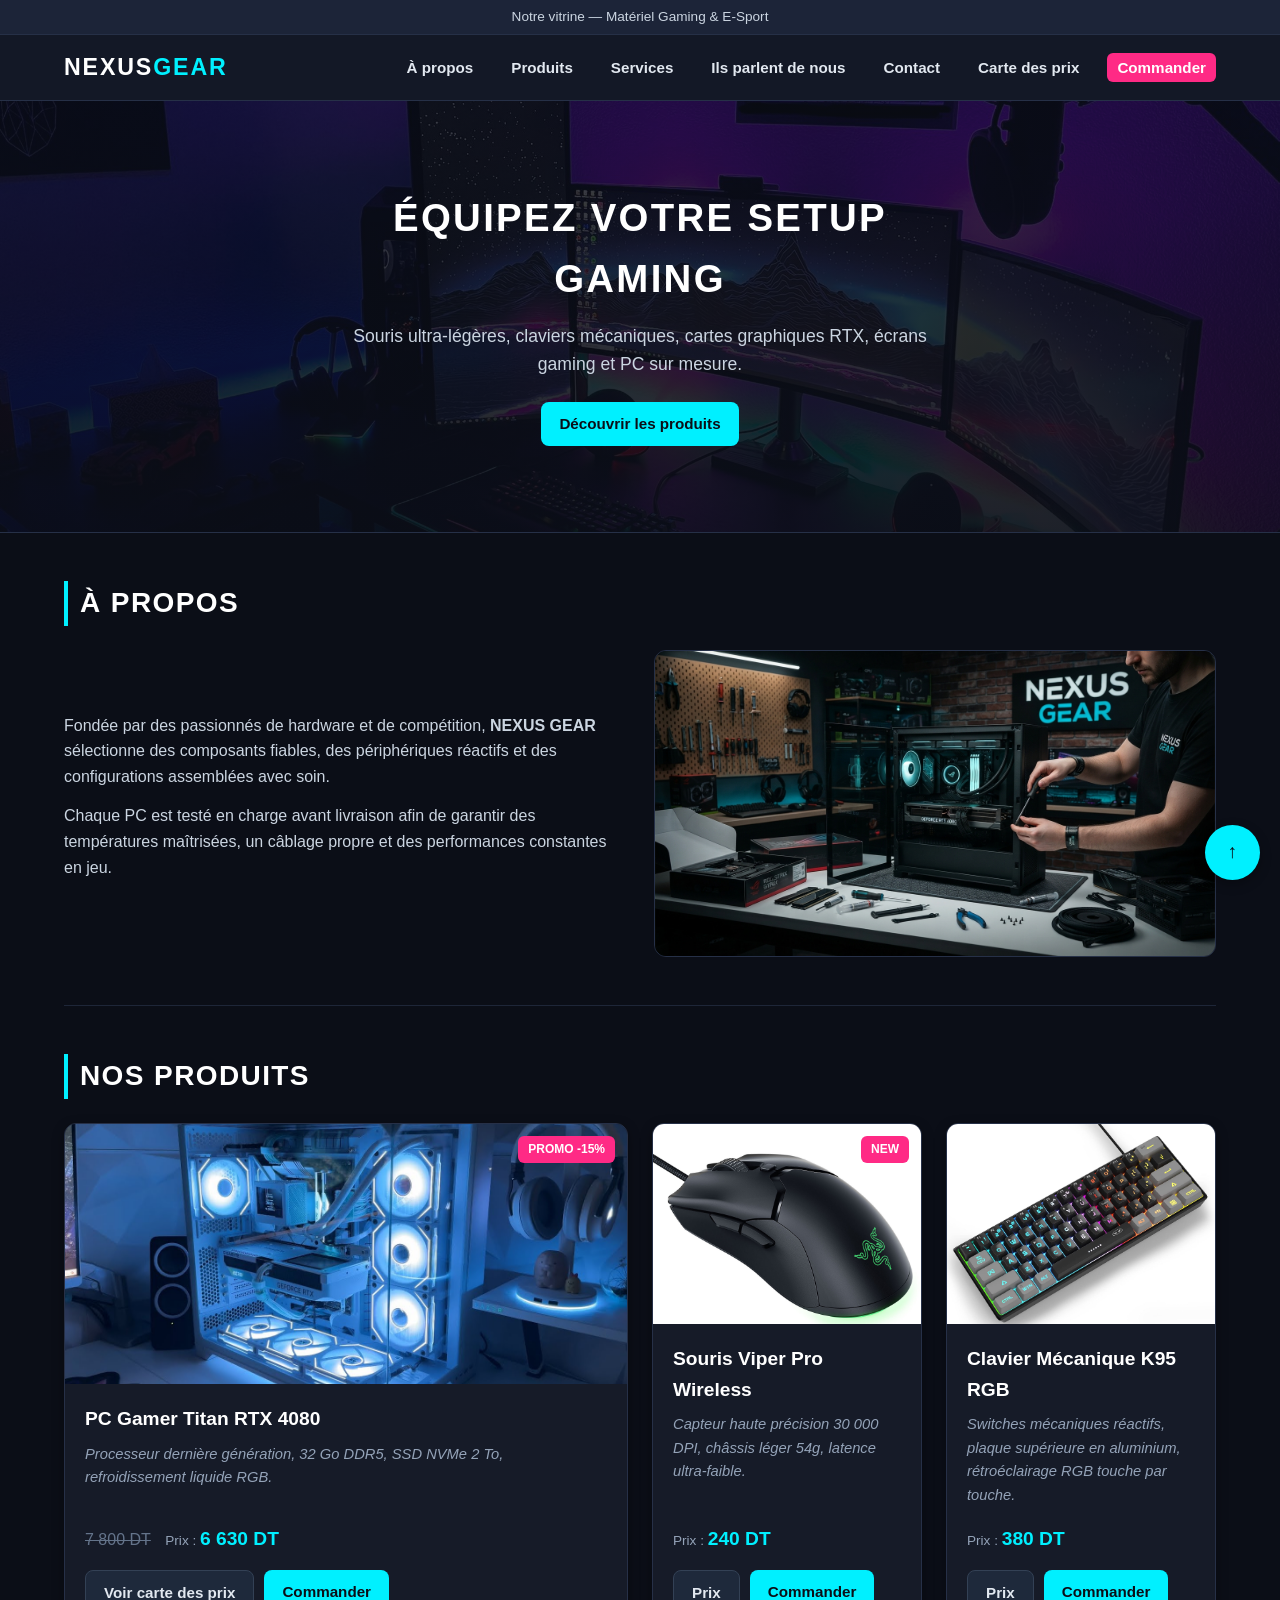
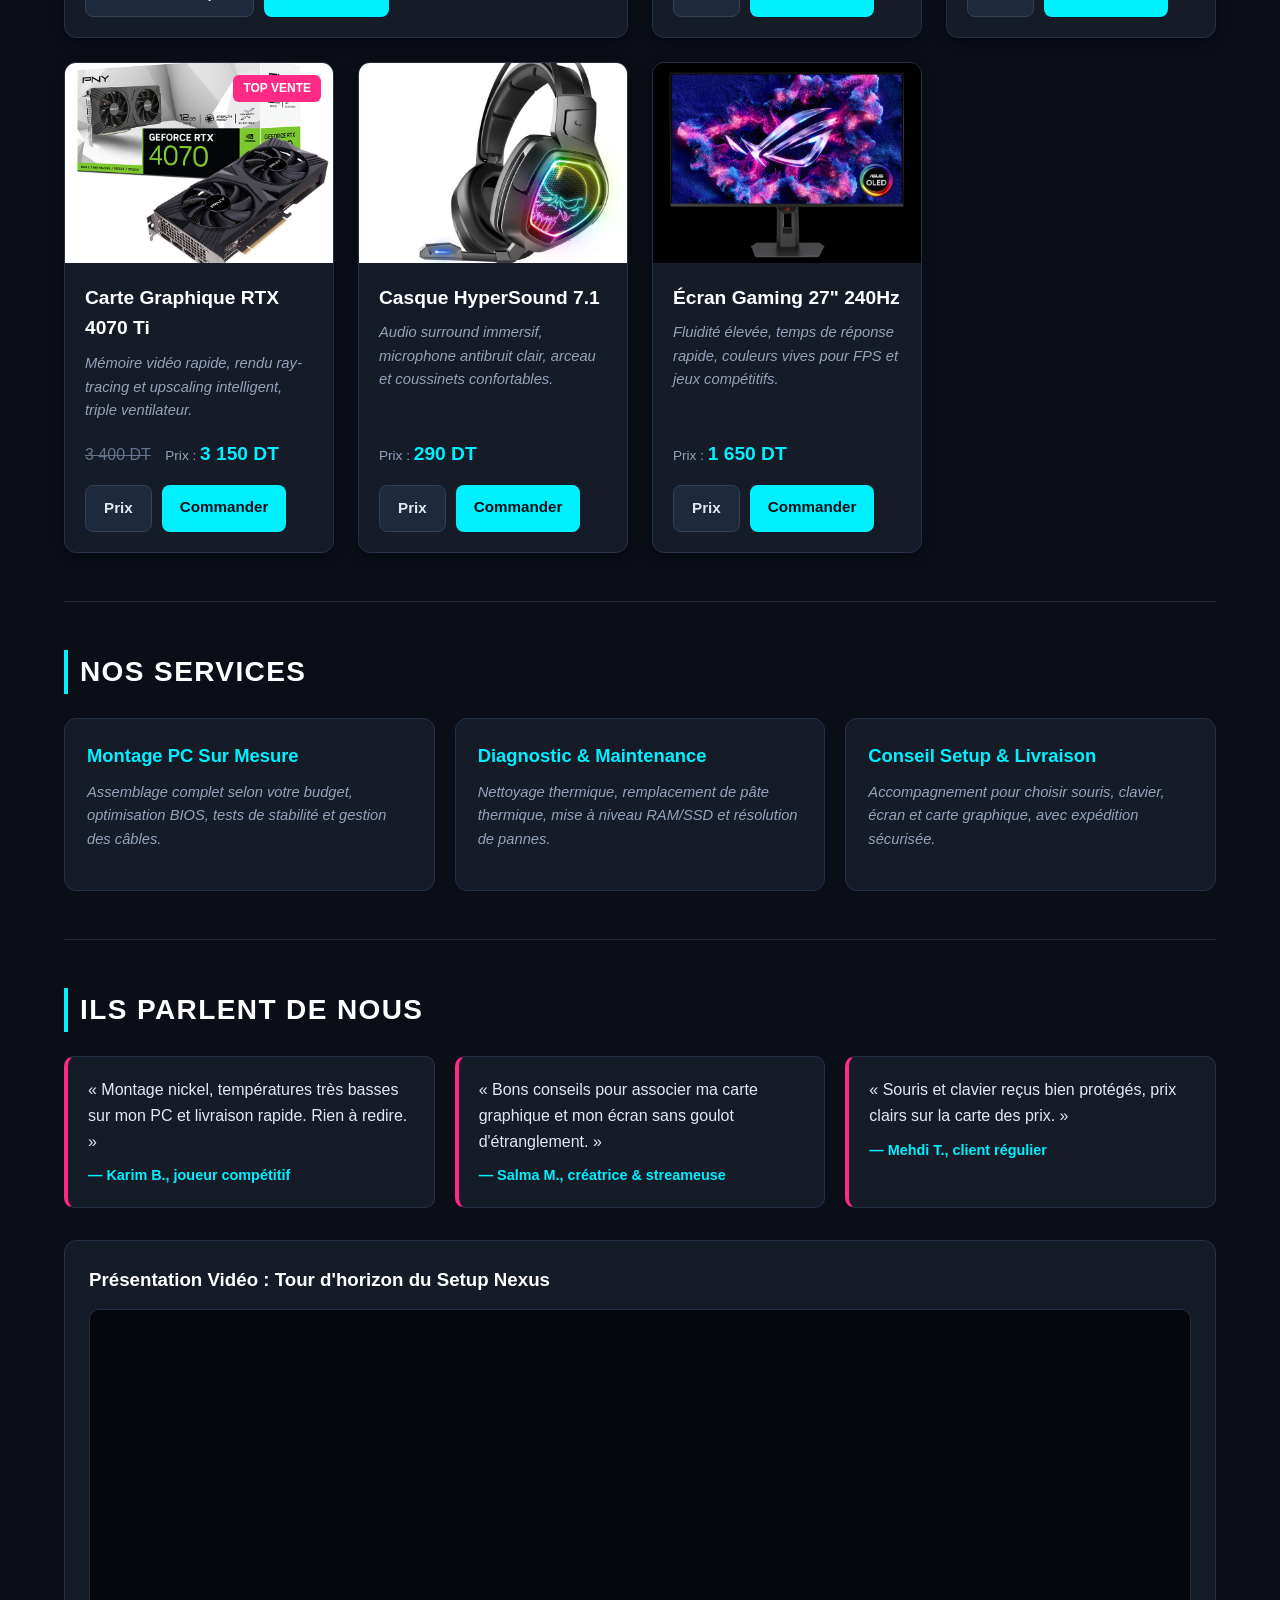
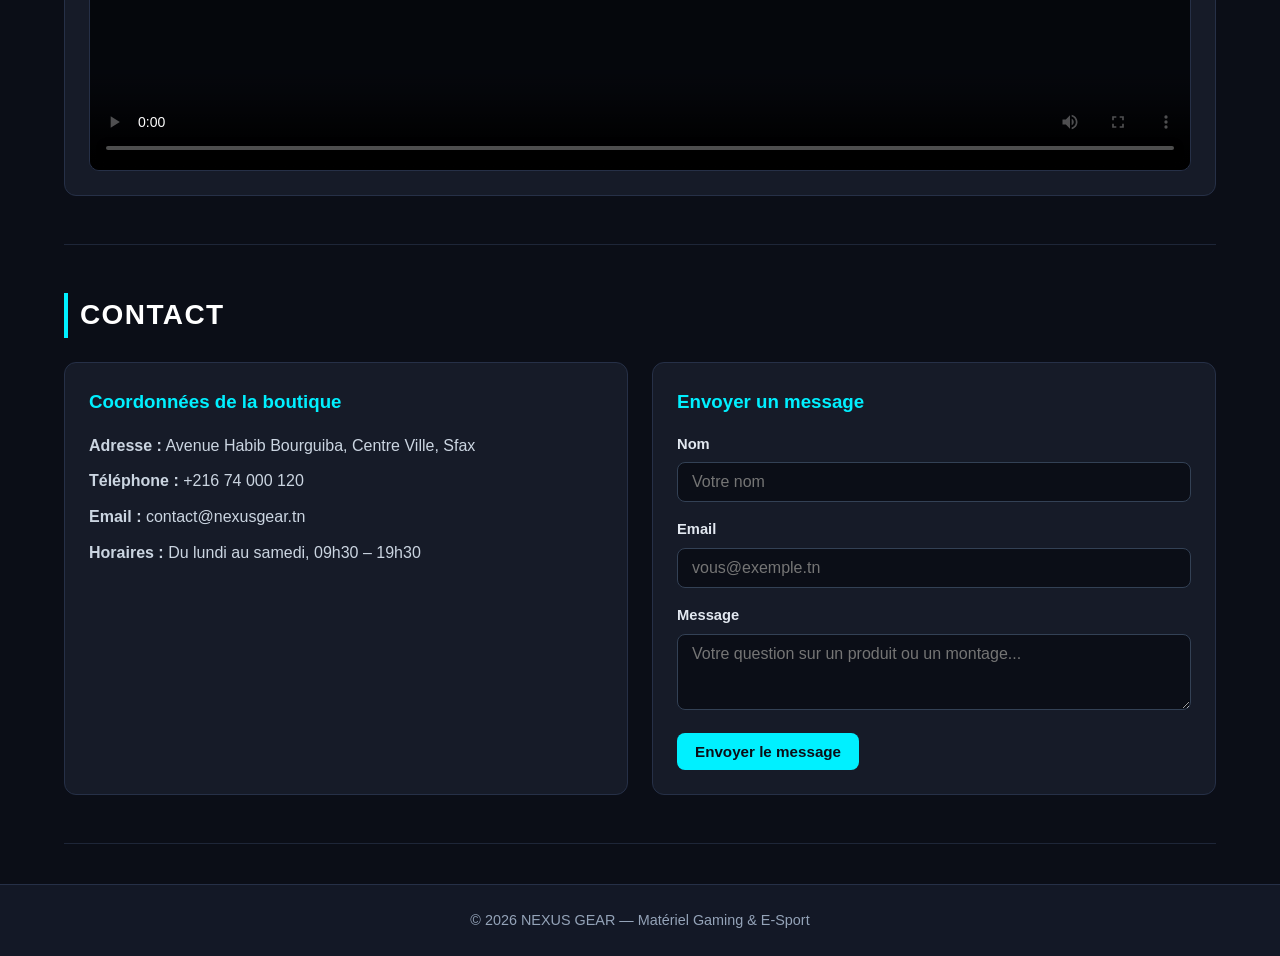
<file: index.html>
<!DOCTYPE html>
<html lang="fr">
<head>
  <meta charset="UTF-8">
  <meta name="viewport" content="width=device-width, initial-scale=1.0">
  <title>NEXUS GEAR | Boutique Gaming</title>
  <link rel="stylesheet" href="style.css">
</head>
<body>

  <header class="vitrine-top">
    <p>Notre vitrine — Matériel Gaming &amp; E-Sport</p>
  </header>

  <nav class="menu">
    <a href="index.html" class="logo">NEXUS<span>GEAR</span></a>
    <ul class="liens">
      <li><a href="#a-propos">À propos</a></li>
      <li><a href="#produits">Produits</a></li>
      <li><a href="#services">Services</a></li>
      <li><a href="#ils-parlent-de-nous">Ils parlent de nous</a></li>
      <li><a href="#contact">Contact</a></li>
      <li><a href="carte.html">Carte des prix</a></li>
      <li><a href="command.html" class="btn-nav">Commander</a></li>
    </ul>
  </nav>

  <section class="hero">
    <div class="hero-contenu">
      <h1>Équipez votre Setup Gaming</h1>
      <p>Souris ultra-légères, claviers mécaniques, cartes graphiques RTX, écrans gaming et PC sur mesure.</p>
      <a href="#produits" class="btn">Découvrir les produits</a>
    </div>
  </section>

  <!-- Section 1 : À propos -->
  <section id="a-propos" class="conteneur section-bloc">
    <h2 class="titre-section">À propos</h2>
    <div class="grille-apropos">
      <div class="apropos-texte">
        <p>Fondée par des passionnés de hardware et de compétition, <strong>NEXUS GEAR</strong> sélectionne des composants fiables, des périphériques réactifs et des configurations assemblées avec soin.</p>
        <p>Chaque PC est testé en charge avant livraison afin de garantir des températures maîtrisées, un câblage propre et des performances constantes en jeu.</p>
      </div>
      <div class="apropos-image">
        <img src="images/a-propos-atelier.jpg" alt="Atelier montage PC Gamer" loading="lazy">
      </div>
    </div>
  </section>

  <!-- Section 2 : Produits -->
  <main id="produits" class="conteneur section-bloc">
    <h2 class="titre-section">Nos Produits</h2>

    <div class="galerie">
      <article class="carte vedette">
        <span class="badge">PROMO -15%</span>
        <img src="images/pc-titan-rtx.jpg" alt="PC Gamer Titan RTX 4080" loading="lazy">
        <div class="carte-corps">
          <h3>PC Gamer Titan RTX 4080</h3>
          <p class="desc">Processeur dernière génération, 32 Go DDR5, SSD NVMe 2 To, refroidissement liquide RGB.</p>
          <div class="prix-bloc">
            <span class="ancien-prix">7 800 DT</span>
            <span class="prix">6 630 DT</span>
          </div>
          <div class="carte-actions">
            <a href="carte.html" class="btn btn-secondaire">Voir carte des prix</a>
            <a href="command.html" class="btn">Commander</a>
          </div>
        </div>
      </article>

      <article class="carte">
        <span class="badge">NEW</span>
        <img src="images/souris-viper.jpg" alt="Souris Viper Pro Wireless" loading="lazy">
        <div class="carte-corps">
          <h3>Souris Viper Pro Wireless</h3>
          <p class="desc">Capteur haute précision 30 000 DPI, châssis léger 54g, latence ultra-faible.</p>
          <div class="prix-bloc">
            <span class="prix">240 DT</span>
          </div>
          <div class="carte-actions">
            <a href="carte.html" class="btn btn-secondaire">Prix</a>
            <a href="command.html" class="btn">Commander</a>
          </div>
        </div>
      </article>

      <article class="carte">
        <img src="images/clavier-k95.jpg" alt="Clavier Mécanique K95 RGB" loading="lazy">
        <div class="carte-corps">
          <h3>Clavier Mécanique K95 RGB</h3>
          <p class="desc">Switches mécaniques réactifs, plaque supérieure en aluminium, rétroéclairage RGB touche par touche.</p>
          <div class="prix-bloc">
            <span class="prix">380 DT</span>
          </div>
          <div class="carte-actions">
            <a href="carte.html" class="btn btn-secondaire">Prix</a>
            <a href="command.html" class="btn">Commander</a>
          </div>
        </div>
      </article>

      <article class="carte">
        <span class="badge">TOP VENTE</span>
        <img src="images/gpu-rtx4070.jpg" alt="Carte Graphique RTX 4070 Ti" loading="lazy">
        <div class="carte-corps">
          <h3>Carte Graphique RTX 4070 Ti</h3>
          <p class="desc">Mémoire vidéo rapide, rendu ray-tracing et upscaling intelligent, triple ventilateur.</p>
          <div class="prix-bloc">
            <span class="ancien-prix">3 400 DT</span>
            <span class="prix">3 150 DT</span>
          </div>
          <div class="carte-actions">
            <a href="carte.html" class="btn btn-secondaire">Prix</a>
            <a href="command.html" class="btn">Commander</a>
          </div>
        </div>
      </article>

      <article class="carte">
        <img src="images/casque-71.jpg" alt="Casque Gaming HyperSound 7.1" loading="lazy">
        <div class="carte-corps">
          <h3>Casque HyperSound 7.1</h3>
          <p class="desc">Audio surround immersif, microphone antibruit clair, arceau et coussinets confortables.</p>
          <div class="prix-bloc">
            <span class="prix">290 DT</span>
          </div>
          <div class="carte-actions">
            <a href="carte.html" class="btn btn-secondaire">Prix</a>
            <a href="command.html" class="btn">Commander</a>
          </div>
        </div>
      </article>

      <article class="carte">
        <img src="images/ecran-oled.jpg" alt="Écran Gaming 240Hz" loading="lazy">
        <div class="carte-corps">
          <h3>Écran Gaming 27" 240Hz</h3>
          <p class="desc">Fluidité élevée, temps de réponse rapide, couleurs vives pour FPS et jeux compétitifs.</p>
          <div class="prix-bloc">
            <span class="prix">1 650 DT</span>
          </div>
          <div class="carte-actions">
            <a href="carte.html" class="btn btn-secondaire">Prix</a>
            <a href="command.html" class="btn">Commander</a>
          </div>
        </div>
      </article>
    </div>
  </main>

  <!-- Section 3 : Services -->
  <section id="services" class="conteneur section-bloc">
    <h2 class="titre-section">Nos Services</h2>
    <div class="grille-services">
      <article class="carte-service">
        <h3>Montage PC Sur Mesure</h3>
        <p class="desc">Assemblage complet selon votre budget, optimisation BIOS, tests de stabilité et gestion des câbles.</p>
      </article>
      <article class="carte-service">
        <h3>Diagnostic &amp; Maintenance</h3>
        <p class="desc">Nettoyage thermique, remplacement de pâte thermique, mise à niveau RAM/SSD et résolution de pannes.</p>
      </article>
      <article class="carte-service">
        <h3>Conseil Setup &amp; Livraison</h3>
        <p class="desc">Accompagnement pour choisir souris, clavier, écran et carte graphique, avec expédition sécurisée.</p>
      </article>
    </div>
  </section>

  <!-- Section 4 : Ils parlent de nous + Vidéo -->
  <section id="ils-parlent-de-nous" class="conteneur section-bloc">
    <h2 class="titre-section">Ils parlent de nous</h2>

    <div class="grille-temoignages">
      <article class="temoignage">
        <p class="citation">« Montage nickel, températures très basses sur mon PC et livraison rapide. Rien à redire. »</p>
        <p class="auteur">— Karim B., joueur compétitif</p>
      </article>
      <article class="temoignage">
        <p class="citation">« Bons conseils pour associer ma carte graphique et mon écran sans goulot d'étranglement. »</p>
        <p class="auteur">— Salma M., créatrice &amp; streameuse</p>
      </article>
      <article class="temoignage">
        <p class="citation">« Souris et clavier reçus bien protégés, prix clairs sur la carte des prix. »</p>
        <p class="auteur">— Mehdi T., client régulier</p>
      </article>
    </div>

    <div class="bloc-video">
      <h3>Présentation Vidéo : Tour d'horizon du Setup Nexus</h3>
      <div class="cadre-video">
        <video controls poster="videos/video-poster.mp4">
          <source src="videos/video-poster.mp4" type="video/mp4">
          Votre navigateur ne supporte pas la lecture vidéo HTML5.
        </video>
      </div>
    </div>
  </section>

  <!-- Section 5 : Contact -->
  <section id="contact" class="conteneur section-bloc">
    <h2 class="titre-section">Contact</h2>
    <div class="grille-contact">
      <div class="contact-infos">
        <h3>Coordonnées de la boutique</h3>
        <p><strong>Adresse :</strong> Avenue Habib Bourguiba, Centre Ville, Sfax</p>
        <p><strong>Téléphone :</strong> +216 74 000 120</p>
        <p><strong>Email :</strong> contact@nexusgear.tn</p>
        <p><strong>Horaires :</strong> Du lundi au samedi, 09h30 – 19h30</p>
      </div>

      <form class="formulaire-contact" action="#" method="post">
        <h3>Envoyer un message</h3>
        <div class="champ">
          <label for="contact-nom">Nom</label>
          <input type="text" id="contact-nom" name="contact-nom" placeholder="Votre nom" required>
        </div>
        <div class="champ">
          <label for="contact-email">Email</label>
          <input type="email" id="contact-email" name="contact-email" placeholder="vous@exemple.tn" required>
        </div>
        <div class="champ">
          <label for="contact-message">Message</label>
          <textarea id="contact-message" name="contact-message" rows="3" placeholder="Votre question sur un produit ou un montage..." required></textarea>
        </div>
        <button type="submit" class="btn">Envoyer le message</button>
      </form>
    </div>
  </section>

  <footer class="pied">
    <p>&copy; 2026 NEXUS GEAR — Matériel Gaming &amp; E-Sport</p>
  </footer>
  <!-- AJOUTEZ CE CODE ICI, AVANT </body> -->
  <a href="#" class="btn-back-to-top" title="Remonter en haut">
    &uarr; <span>Haut</span>
  </a>
  <script src="js/script.js"></script>

</body>
</html>

</body>
</html>
</file>
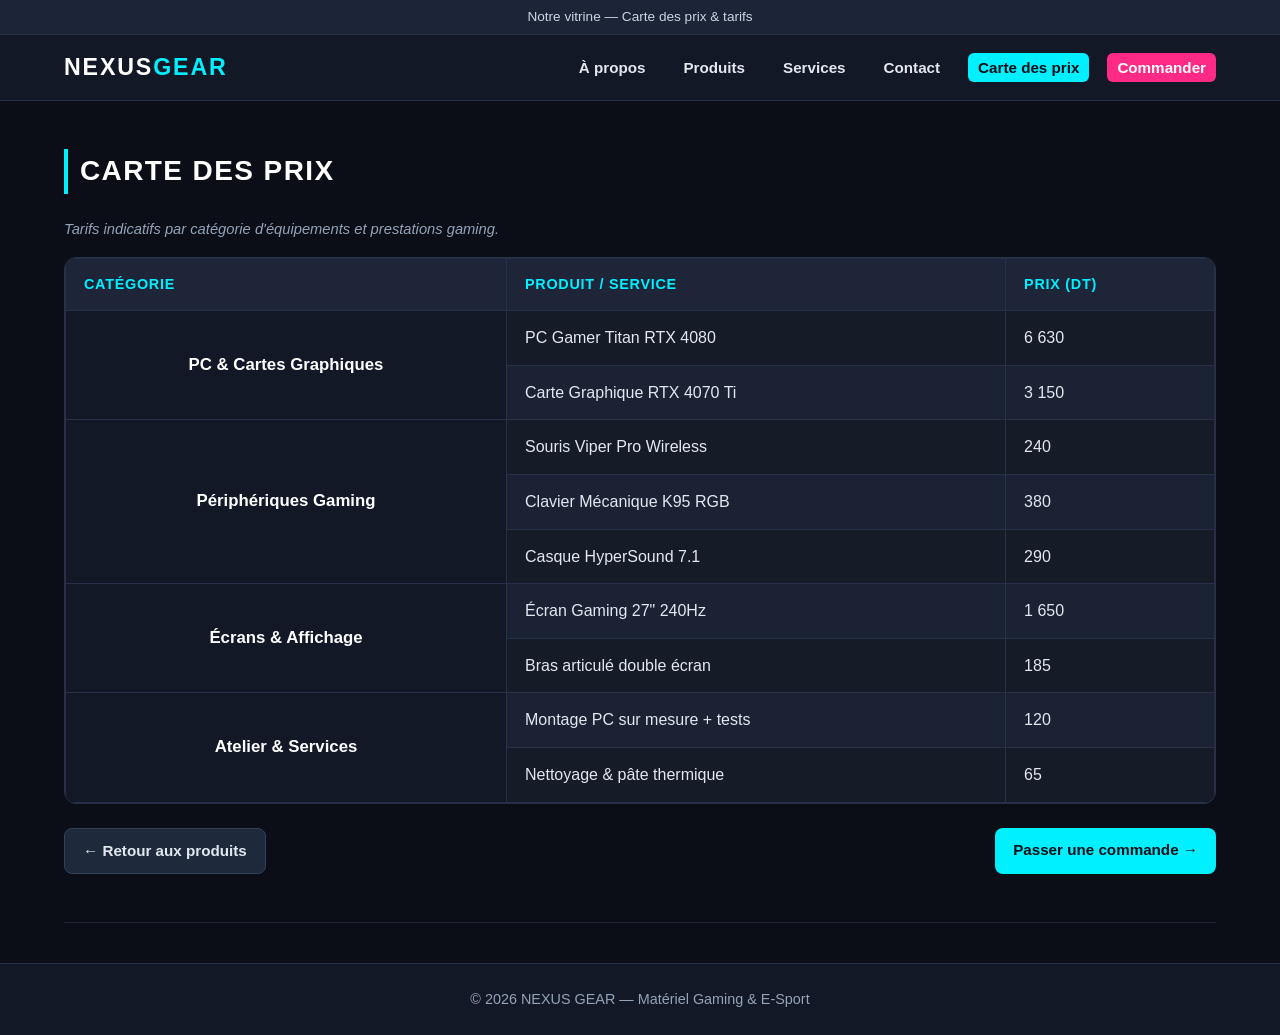
<file: carte.html>
<!DOCTYPE html>
<html lang="fr">
<head>
  <meta charset="UTF-8">
  <meta name="viewport" content="width=device-width, initial-scale=1.0">
  <title>NEXUS GEAR | Carte des Prix</title>
  <link rel="stylesheet" href="style.css">
</head>
<body>

  <header class="vitrine-top">
    <p>Notre vitrine — Carte des prix &amp; tarifs</p>
  </header>

  <nav class="menu">
    <a href="index.html" class="logo">NEXUS<span>GEAR</span></a>
    <ul class="liens">
      <li><a href="index.html#a-propos">À propos</a></li>
      <li><a href="index.html#produits">Produits</a></li>
      <li><a href="index.html#services">Services</a></li>
      <li><a href="index.html#contact">Contact</a></li>
      <li><a href="carte.html" class="actif">Carte des prix</a></li>
      <li><a href="command.html" class="btn-nav">Commander</a></li>
    </ul>
  </nav>

  <main class="conteneur section-bloc">
    <h1 class="titre-section">Carte des Prix</h1>
    <p class="desc sous-titre-page">Tarifs indicatifs par catégorie d'équipements et prestations gaming.</p>

    <div class="tableau-wrapper">
      <table class="table-carte">
        <thead>
          <tr>
            <th>Catégorie</th>
            <th>Produit / Service</th>
            <th>Prix (DT)</th>
          </tr>
        </thead>
        <tbody>
          <tr>
            <td rowspan="2" class="cell-categorie">PC &amp; Cartes Graphiques</td>
            <td>PC Gamer Titan RTX 4080</td>
            <td>6 630</td>
          </tr>
          <tr>
            <td>Carte Graphique RTX 4070 Ti</td>
            <td>3 150</td>
          </tr>

          <tr>
            <td rowspan="3" class="cell-categorie">Périphériques Gaming</td>
            <td>Souris Viper Pro Wireless</td>
            <td>240</td>
          </tr>
          <tr>
            <td>Clavier Mécanique K95 RGB</td>
            <td>380</td>
          </tr>
          <tr>
            <td>Casque HyperSound 7.1</td>
            <td>290</td>
          </tr>

          <tr>
            <td rowspan="2" class="cell-categorie">Écrans &amp; Affichage</td>
            <td>Écran Gaming 27" 240Hz</td>
            <td>1 650</td>
          </tr>
          <tr>
            <td>Bras articulé double écran</td>
            <td>185</td>
          </tr>

          <tr>
            <td rowspan="2" class="cell-categorie">Atelier &amp; Services</td>
            <td>Montage PC sur mesure + tests</td>
            <td>120</td>
          </tr>
          <tr>
            <td>Nettoyage &amp; pâte thermique</td>
            <td>65</td>
          </tr>
        </tbody>
      </table>
    </div>

    <div class="actions-page">
      <a href="index.html#produits" class="btn btn-secondaire">&larr; Retour aux produits</a>
      <a href="command.html" class="btn">Passer une commande &rarr;</a>
    </div>
  </main>

  <footer class="pied">
    <p>&copy; 2026 NEXUS GEAR — Matériel Gaming &amp; E-Sport</p>
  </footer>

</body>
</html>
</file>
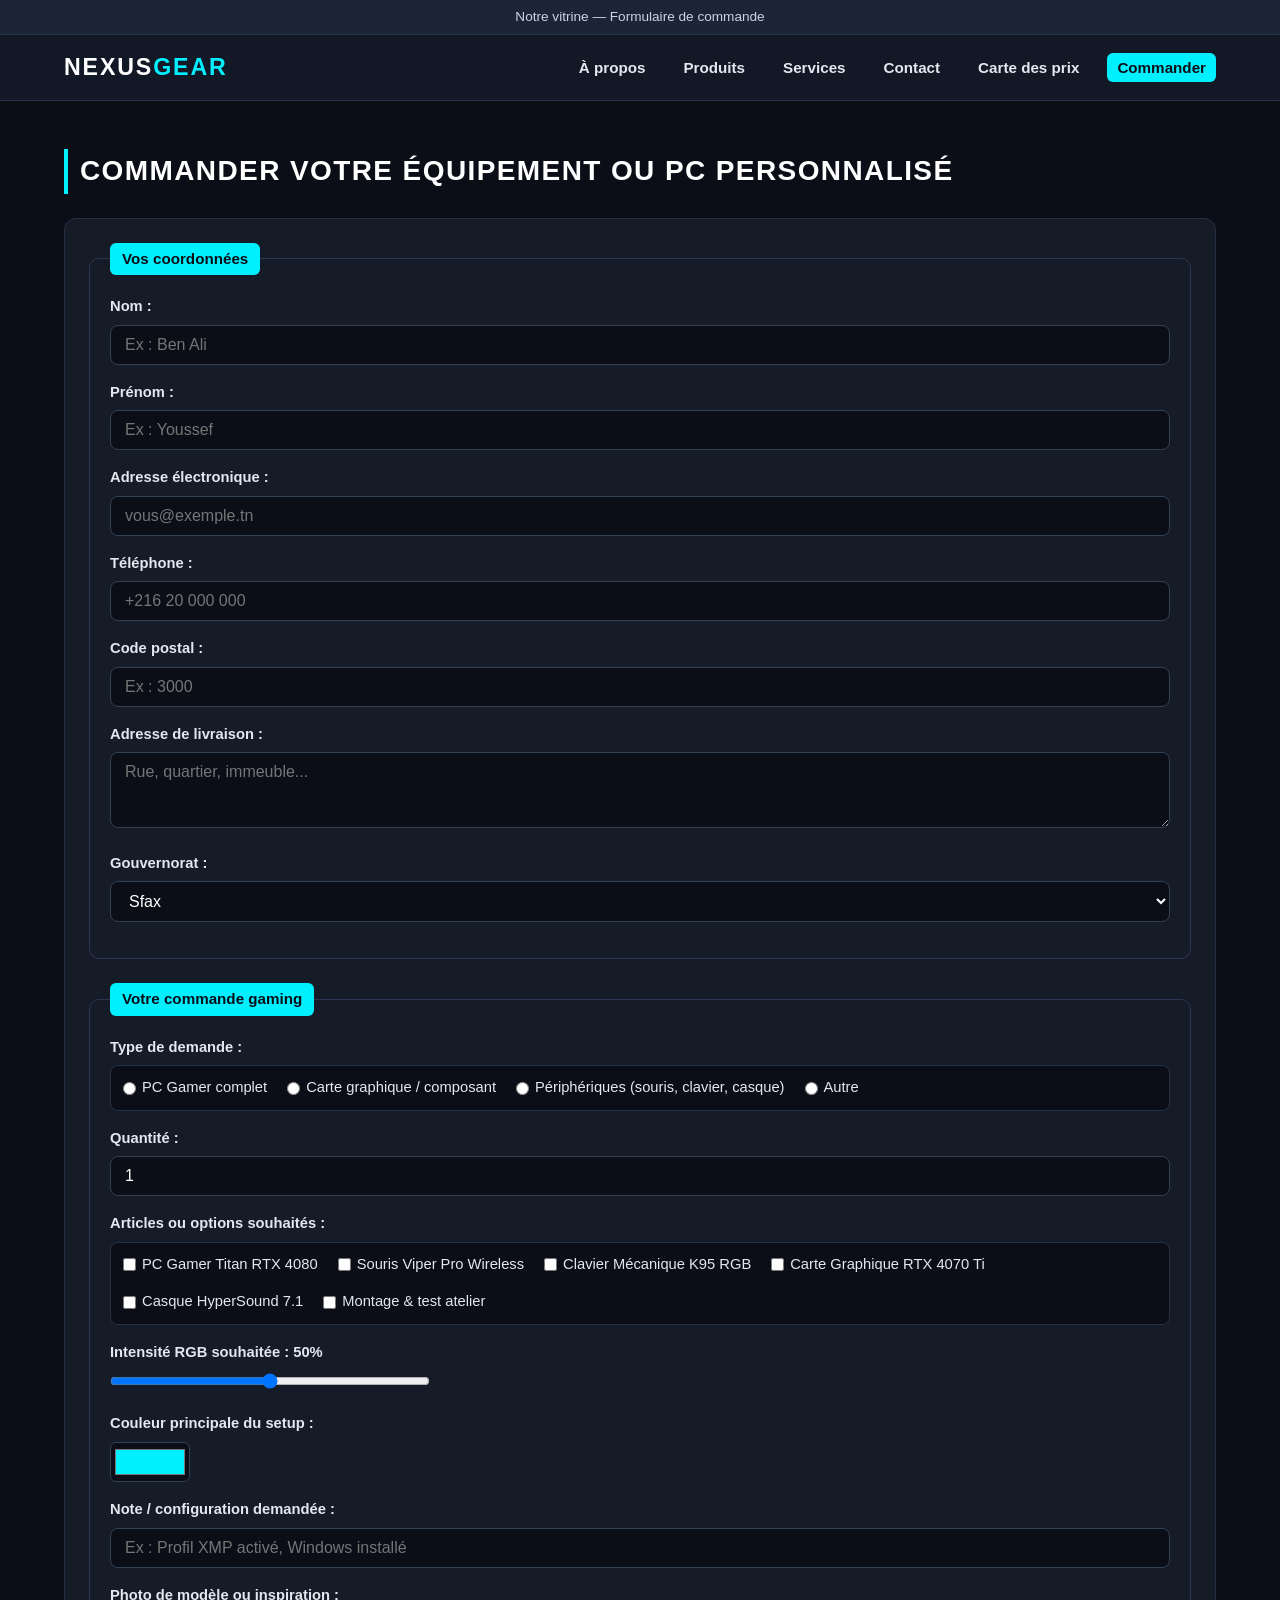
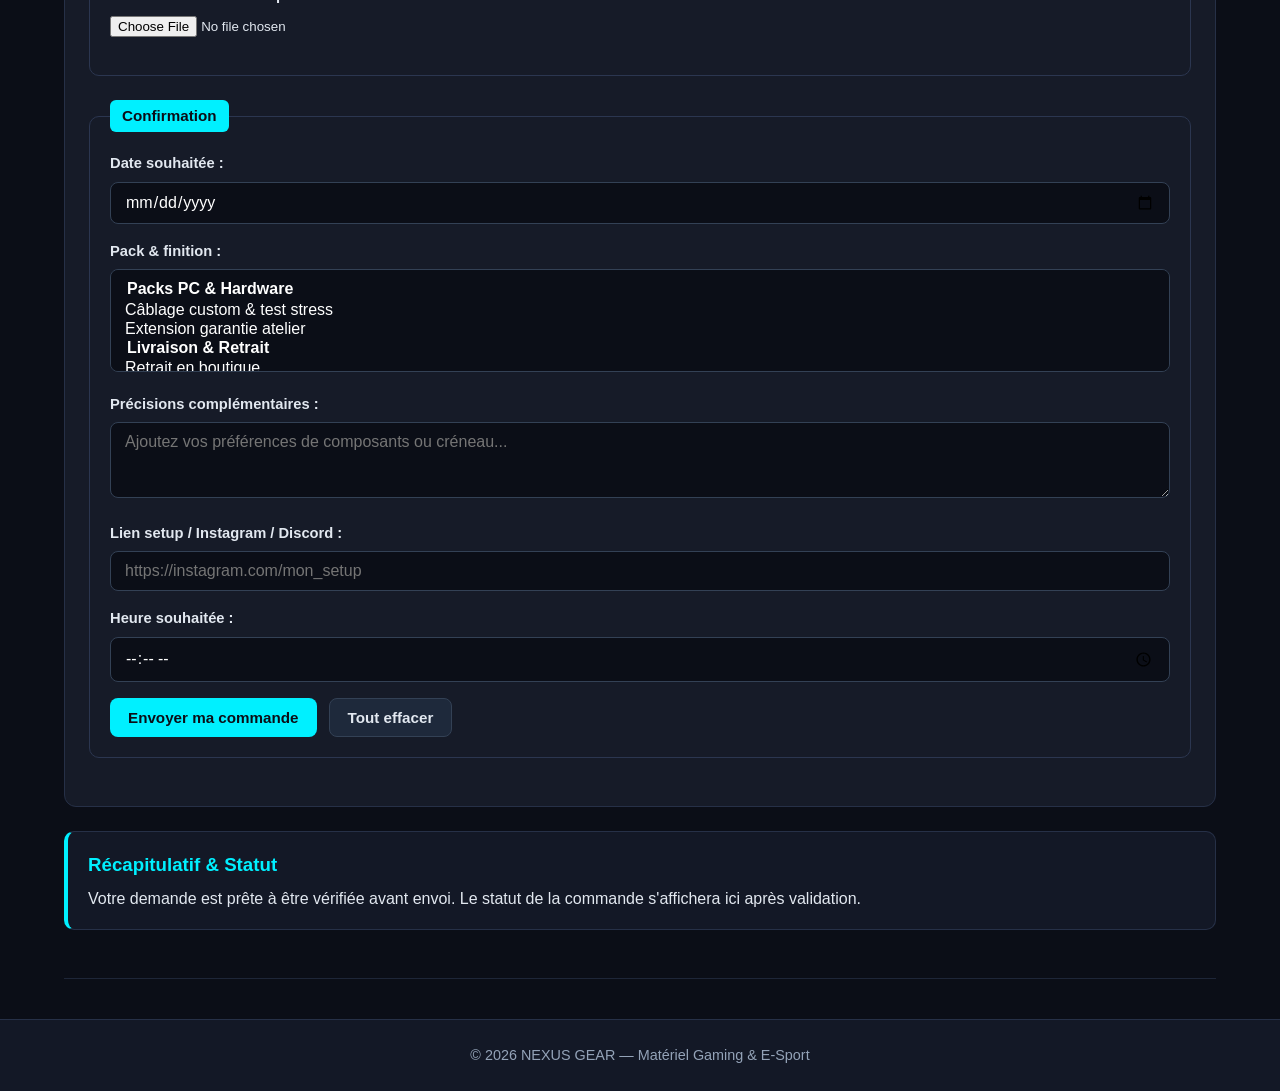
<file: command.html>
<!DOCTYPE html>
<html lang="fr">
<head>
  <meta charset="UTF-8">
  <meta name="viewport" content="width=device-width, initial-scale=1.0">
  <title>NEXUS GEAR | Commander</title>
  <link rel="stylesheet" href="style.css">
</head>
<body>

  <header class="vitrine-top">
    <p>Notre vitrine — Formulaire de commande</p>
  </header>

  <nav class="menu">
    <a href="index.html" class="logo">NEXUS<span>GEAR</span></a>
    <ul class="liens">
      <li><a href="index.html#a-propos">À propos</a></li>
      <li><a href="index.html#produits">Produits</a></li>
      <li><a href="index.html#services">Services</a></li>
      <li><a href="index.html#contact">Contact</a></li>
      <li><a href="carte.html">Carte des prix</a></li>
      <li><a href="command.html" class="actif">Commander</a></li>
    </ul>
  </nav>

  <main class="conteneur section-bloc">
    <h1 class="titre-section">Commander votre équipement ou PC personnalisé</h1>

    <form class="formulaire-detaille" action="#" method="post">
      <fieldset class="groupe-champs">
        <legend>Vos coordonnées</legend>

        <div class="champ">
          <label for="nom">Nom :</label>
          <input type="text" id="nom" name="nom" placeholder="Ex : Ben Ali" required>
        </div>

        <div class="champ">
          <label for="prenom">Prénom :</label>
          <input type="text" id="prenom" name="prenom" placeholder="Ex : Youssef" required>
        </div>

        <div class="champ">
          <label for="email">Adresse électronique :</label>
          <input type="email" id="email" name="email" placeholder="vous@exemple.tn" required>
        </div>

        <div class="champ">
          <label for="telephone">Téléphone :</label>
          <input type="tel" id="telephone" name="telephone" placeholder="+216 20 000 000" required>
        </div>

        <div class="champ">
          <label for="code-postal">Code postal :</label>
          <input type="text" id="code-postal" name="code-postal" placeholder="Ex : 3000">
        </div>

        <div class="champ">
          <label for="adresse">Adresse de livraison :</label>
          <textarea id="adresse" name="adresse" rows="3" placeholder="Rue, quartier, immeuble..." required></textarea>
        </div>

        <div class="champ">
          <label for="gouvernorat">Gouvernorat :</label>
          <select id="gouvernorat" name="gouvernorat">
            <option value="Sfax">Sfax</option>
            <option value="Tunis">Tunis</option>
            <option value="Sousse">Sousse</option>
            <option value="Nabeul">Nabeul</option>
            <option value="Monastir">Monastir</option>
            <option value="Autre">Autre</option>
          </select>
        </div>
      </fieldset>

      <fieldset class="groupe-champs">
        <legend>Votre commande gaming</legend>

        <div class="champ">
          <span class="label-titre">Type de demande :</span>
          <div class="options-ligne">
            <label><input type="radio" name="type_demande" value="pc_complet"> PC Gamer complet</label>
            <label><input type="radio" name="type_demande" value="composant"> Carte graphique / composant</label>
            <label><input type="radio" name="type_demande" value="peripherique"> Périphériques (souris, clavier, casque)</label>
            <label><input type="radio" name="type_demande" value="autre"> Autre</label>
          </div>
        </div>

        <div class="champ">
          <label for="quantite">Quantité :</label>
          <input type="number" id="quantite" name="quantite" min="1" value="1">
        </div>

        <div class="champ">
          <span class="label-titre">Articles ou options souhaités :</span>
          <div class="options-ligne">
            <label><input type="checkbox" name="articles" value="pc_titan"> PC Gamer Titan RTX 4080</label>
            <label><input type="checkbox" name="articles" value="souris_viper"> Souris Viper Pro Wireless</label>
            <label><input type="checkbox" name="articles" value="clavier_k95"> Clavier Mécanique K95 RGB</label>
            <label><input type="checkbox" name="articles" value="gpu_4070"> Carte Graphique RTX 4070 Ti</label>
            <label><input type="checkbox" name="articles" value="casque_71"> Casque HyperSound 7.1</label>
            <label><input type="checkbox" name="articles" value="montage"> Montage &amp; test atelier</label>
          </div>
        </div>

        <div class="champ">
          <label for="rgb-level">Intensité RGB souhaitée : <span id="rgb-valeur">50%</span></label>
          <input type="range" id="rgb-level" name="rgb-level" min="0" max="100" value="50">
        </div>

        <div class="champ">
          <label for="couleur-accent">Couleur principale du setup :</label>
          <input type="color" id="couleur-accent" name="couleur-accent" value="#00f0ff">
        </div>

        <div class="champ">
          <label for="gravure-note">Note / configuration demandée :</label>
          <input type="text" id="gravure-note" name="gravure-note" placeholder="Ex : Profil XMP activé, Windows installé">
        </div>

        <div class="champ">
          <label for="photo-modele">Photo de modèle ou inspiration :</label>
          <input type="file" id="photo-modele" name="photo-modele" accept="image/*">
        </div>
      </fieldset>

      <fieldset class="groupe-champs">
        <legend>Confirmation</legend>

        <div class="champ">
          <label for="date-retrait">Date souhaitée :</label>
          <input type="date" id="date-retrait" name="date-retrait">
        </div>

        <div class="champ">
          <label for="pack-service">Pack &amp; finition :</label>
          <select id="pack-service" name="pack-service" size="4">
            <optgroup label="Packs PC &amp; Hardware">
              <option value="cable_management">Câblage custom &amp; test stress</option>
              <option value="garantie_plus">Extension garantie atelier</option>
            </optgroup>
            <optgroup label="Livraison &amp; Retrait">
              <option value="retrait_boutique">Retrait en boutique</option>
              <option value="livraison_domicile">Livraison à domicile</option>
            </optgroup>
          </select>
        </div>

        <div class="champ">
          <label for="precisions">Précisions complémentaires :</label>
          <textarea id="precisions" name="precisions" rows="3" placeholder="Ajoutez vos préférences de composants ou créneau..."></textarea>
        </div>

        <div class="champ">
          <label for="lien-social">Lien setup / Instagram / Discord :</label>
          <input type="url" id="lien-social" name="lien-social" placeholder="https://instagram.com/mon_setup">
        </div>

        <div class="champ">
          <label for="heure-retrait">Heure souhaitée :</label>
          <input type="time" id="heure-retrait" name="heure-retrait">
        </div>

        <div class="boutons-form">
          <button type="submit" class="btn">Envoyer ma commande</button>
          <button type="reset" class="btn btn-secondaire">Tout effacer</button>
        </div>
      </fieldset>
    </form>

    <section class="encart-statut">
      <h3>Récapitulatif &amp; Statut</h3>
      <p>Votre demande est prête à être vérifiée avant envoi. Le statut de la commande s'affichera ici après validation.</p>
    </section>
  </main>

  <footer class="pied">
    <p>&copy; 2026 NEXUS GEAR — Matériel Gaming &amp; E-Sport</p>
  </footer>
  <script src="js/script.js"></script>
</body>
</html>
</file>
<file: style.css>
/* =========================================================
   1. RÉINITIALISATION & BASE
   ========================================================= */
*, *::before, *::after {
  box-sizing: border-box;
  margin: 0;
  padding: 0;
  /* AJOUTEZ CETTE LIGNE ICI POUR LE SCROLL DOUX */
  scroll-behavior: smooth;
}
/* =========================================================
   1. RÉINITIALISATION & BASE
   ========================================================= */
*, *::before, *::after {
  box-sizing: border-box;
  margin: 0;
  padding: 0;
}

body {
  font-family: 'Segoe UI', Arial, sans-serif;
  font-size: 1rem;
  line-height: 1.6;
  background-color: #0b0e17;
  color: #e2e8f0;
}

img, video {
  max-width: 100%;
  display: block;
}

a {
  text-decoration: none;
  color: inherit;
}

code {
  background-color: #1e293b;
  padding: 2px 6px;
  border-radius: 4px;
  color: #00f0ff;
}

/* =========================================================
   2. BANDEAU SUPÉRIEUR & NAVIGATION STICKY + FLEXBOX
   ========================================================= */
.vitrine-top {
  background-color: #1c2438;
  color: #cbd5e1;
  text-align: center;
  padding: 6px 12px;
  font-size: 0.85rem;
  border-bottom: 1px solid #263047;
}

.menu {
  position: sticky;
  top: 0;
  z-index: 100;
  background-color: #131826;
  border-bottom: 1px solid #263047;
  padding: 14px 5%;
  display: flex;
  justify-content: space-between;
  align-items: center;
  flex-wrap: wrap;
  gap: 12px;
}

.logo {
  font-size: 1.45rem;
  font-weight: 800;
  letter-spacing: 0.08em;
  color: #ffffff;
}

.logo span {
  color: #00f0ff;
}

.liens {
  list-style: none;
  display: flex;
  flex-wrap: wrap;
  align-items: center;
  gap: 10px 18px;
}

.liens a {
  font-weight: 600;
  font-size: 0.95rem;
  padding: 6px 10px;
  border-radius: 6px;
  transition: color 0.25s, background-color 0.25s;
}

.liens a:hover,
.liens a.actif {
  color: #0b0e17;
  background-color: #00f0ff;
}

.liens a.btn-nav {
  background-color: #ff2a85;
  color: #ffffff;
}

.liens a.btn-nav:hover {
  background-color: #e11d74;
  color: #ffffff;
}

/* =========================================================
   3. HERO
   ========================================================= */
.hero {
  min-height: 48vh;
  background: linear-gradient(rgba(11, 14, 23, 0.78), rgba(11, 14, 23, 0.92)),
              url("images/hero-setup.jpg") no-repeat center / cover;
  display: flex;
  justify-content: center;
  align-items: center;
  text-align: center;
  padding: 48px 20px;
  border-bottom: 1px solid #263047;
}

.hero-contenu {
  max-width: 65ch;
}

.hero h1 {
  font-size: 2.4rem;
  text-transform: uppercase;
  letter-spacing: 0.06em;
  color: #ffffff;
  margin-bottom: 12px;
}

.hero p {
  font-size: 1.1rem;
  color: #cbd5e1;
  margin-bottom: 24px;
}

/* =========================================================
   4. CONTENEUR, TITRES & BOUTONS
   ========================================================= */
.conteneur {
  width: 90%;
  max-width: 1200px;
  margin: 0 auto;
}

.section-bloc {
  padding: 48px 0;
  border-bottom: 1px solid #1e2638;
}

.titre-section {
  font-size: 1.75rem;
  text-transform: uppercase;
  letter-spacing: 0.05em;
  margin-bottom: 24px;
  border-left: 4px solid #00f0ff;
  padding-left: 12px;
  color: #ffffff;
}

.sous-titre-page {
  margin-bottom: 20px;
}

.btn {
  display: inline-block;
  background-color: #00f0ff;
  color: #0b0e17;
  font-weight: 700;
  padding: 10px 18px;
  border: none;
  border-radius: 8px;
  cursor: pointer;
  text-align: center;
  font-size: 0.95rem;
  transition: transform 0.25s, background-color 0.25s;
}

.btn:hover {
  background-color: #38bdf8;
  transform: translateY(-2px);
}

.btn-secondaire {
  background-color: #1e293b;
  color: #e2e8f0;
  border: 1px solid #334155;
}

.btn-secondaire:hover {
  background-color: #334155;
}

/* =========================================================
   5. SECTION À PROPOS
   ========================================================= */
.grille-apropos {
  display: grid;
  grid-template-columns: repeat(auto-fit, minmax(280px, 1fr));
  gap: 28px;
  align-items: center;
}

.apropos-texte p {
  margin-bottom: 14px;
  color: #cbd5e1;
}

.apropos-image img {
  width: 100%;
  border-radius: 12px;
  border: 1px solid #263047;
}

/* =========================================================
   6. GRILLE PRODUITS & CARTES
   ========================================================= */
.galerie {
  display: grid;
  grid-template-columns: repeat(auto-fit, minmax(260px, 1fr));
  gap: 24px;
}

.carte {
  position: relative;
  background-color: #161b28;
  border: 1px solid #263047;
  border-radius: 12px;
  overflow: hidden;
  display: flex;
  flex-direction: column;
  box-shadow: 0 4px 12px rgba(0, 0, 0, 0.35);
  transition: transform 0.25s, box-shadow 0.25s, border-color 0.25s;
}

.carte:hover {
  transform: translateY(-5px);
  border-color: #00f0ff;
  box-shadow: 0 10px 24px rgba(0, 240, 255, 0.14);
}

.carte img {
  width: 100%;
  height: 200px;
  object-fit: cover;
}

@media (min-width: 900px) {
  .carte.vedette {
    grid-column: span 2;
  }

  .carte.vedette img {
    height: 260px;
  }
}

.badge {
  position: absolute;
  top: 12px;
  right: 12px;
  background-color: #ff2a85;
  color: #ffffff;
  font-size: 0.75rem;
  font-weight: 700;
  padding: 4px 10px;
  border-radius: 6px;
}

.carte-corps {
  padding: 20px;
  display: flex;
  flex-direction: column;
  flex: 1;
}

.carte-corps h3 {
  font-size: 1.2rem;
  margin-bottom: 8px;
  color: #ffffff;
}

.desc {
  font-style: italic;
  font-size: 0.92rem;
  color: #94a3b8;
  margin-bottom: 16px;
}

.prix-bloc {
  margin-top: auto;
  margin-bottom: 16px;
}

.ancien-prix {
  text-decoration: line-through;
  color: #64748b;
  margin-right: 10px;
}

.prix {
  font-size: 1.2rem;
  font-weight: 700;
  color: #00f0ff;
}

.prix::before {
  content: "Prix : ";
  font-size: 0.85rem;
  font-weight: 400;
  color: #94a3b8;
}

.carte-actions {
  display: flex;
  gap: 10px;
  flex-wrap: wrap;
}

/* =========================================================
   7. SECTION SERVICES
   ========================================================= */
.grille-services {
  display: grid;
  grid-template-columns: repeat(auto-fit, minmax(250px, 1fr));
  gap: 20px;
}

.carte-service {
  background-color: #161b28;
  border: 1px solid #263047;
  border-radius: 12px;
  padding: 22px;
}

.carte-service h3 {
  color: #00f0ff;
  margin-bottom: 10px;
  font-size: 1.15rem;
}

/* =========================================================
   8. ILS PARLENT DE NOUS & VIDÉO
   ========================================================= */
.grille-temoignages {
  display: grid;
  grid-template-columns: repeat(auto-fit, minmax(250px, 1fr));
  gap: 20px;
  margin-bottom: 32px;
}

.temoignage {
  background-color: #161b28;
  border: 1px solid #263047;
  border-left: 4px solid #ff2a85;
  border-radius: 10px;
  padding: 20px;
}

.citation {
  color: #e2e8f0;
  margin-bottom: 10px;
}

.auteur {
  font-size: 0.9rem;
  color: #00f0ff;
  font-weight: 600;
}

.bloc-video {
  background-color: #161b28;
  border: 1px solid #263047;
  border-radius: 12px;
  padding: 24px;
}

.bloc-video h3 {
  color: #ffffff;
  margin-bottom: 6px;
}

.cadre-video {
  margin-top: 14px;
  border-radius: 10px;
  overflow: hidden;
  border: 1px solid #263047;
  background-color: #05070c;
}

.cadre-video video {
  width: 100%;
  max-height: 460px;
}

/* =========================================================
   9. SECTION CONTACT
   ========================================================= */
.grille-contact {
  display: grid;
  grid-template-columns: repeat(auto-fit, minmax(280px, 1fr));
  gap: 24px;
}

.contact-infos,
.formulaire-contact {
  background-color: #161b28;
  border: 1px solid #263047;
  border-radius: 12px;
  padding: 24px;
}

.contact-infos h3,
.formulaire-contact h3 {
  color: #00f0ff;
  margin-bottom: 16px;
}

.contact-infos p {
  margin-bottom: 10px;
  color: #cbd5e1;
}

/* =========================================================
   10. CARTE DES PRIX - CARTE.HTML
   ========================================================= */
.tableau-wrapper {
  overflow-x: auto;
  background-color: #161b28;
  border: 1px solid #263047;
  border-radius: 12px;
  margin-bottom: 24px;
}

.table-carte {
  width: 100%;
  border-collapse: collapse;
  text-align: left;
}

.table-carte th,
.table-carte td {
  padding: 14px 18px;
  border: 1px solid #263047;
}

.table-carte th {
  background-color: #1e2538;
  color: #00f0ff;
  text-transform: uppercase;
  font-size: 0.9rem;
  letter-spacing: 0.05em;
}

.cell-categorie {
  background-color: #131826;
  color: #ffffff;
  font-weight: 700;
  font-size: 1.05rem;
  text-align: center;
  vertical-align: middle;
  min-width: 190px;
}

.table-carte tbody tr:nth-child(even) td:not(.cell-categorie) {
  background-color: #1b2234;
}

.actions-page {
  display: flex;
  justify-content: space-between;
  flex-wrap: wrap;
  gap: 14px;
}

/* =========================================================
   11. FORMULAIRE DÉTAILLÉ - COMMAND.HTML
   ========================================================= */
.formulaire-detaille {
  background-color: #161b28;
  border: 1px solid #263047;
  border-radius: 12px;
  padding: 24px;
}

.groupe-champs {
  border: 1px solid #2b3650;
  border-radius: 10px;
  padding: 20px;
  margin-bottom: 24px;
}

.groupe-champs legend {
  background-color: #00f0ff;
  color: #0b0e17;
  font-weight: 700;
  padding: 4px 12px;
  border-radius: 6px;
  font-size: 0.95rem;
}

.champ {
  margin-bottom: 16px;
}

.champ label,
.label-titre {
  display: block;
  margin-bottom: 6px;
  font-weight: 600;
  font-size: 0.92rem;
  color: #e2e8f0;
}

.options-ligne {
  display: flex;
  flex-wrap: wrap;
  gap: 14px 20px;
  padding: 10px 12px;
  background-color: #0b0e17;
  border: 1px solid #263047;
  border-radius: 8px;
}

.options-ligne label {
  display: inline-flex;
  align-items: center;
  gap: 6px;
  margin-bottom: 0;
  font-weight: 400;
  cursor: pointer;
}

.champ input[type="text"],
.champ input[type="email"],
.champ input[type="tel"],
.champ input[type="number"],
.champ input[type="date"],
.champ input[type="time"],
.champ input[type="url"],
.champ textarea,
.champ select {
  width: 100%;
  padding: 10px 14px;
  background-color: #0b0e17;
  border: 1px solid #334155;
  border-radius: 8px;
  color: #ffffff;
  font-family: inherit;
  font-size: 1rem;
}

.champ input[type="color"] {
  width: 80px;
  height: 40px;
  padding: 2px;
  background-color: #0b0e17;
  border: 1px solid #334155;
  border-radius: 6px;
  cursor: pointer;
}

.champ input[type="range"] {
  width: 100%;
  max-width: 320px;
  cursor: pointer;
}

input[type="email"] {
  border-color: #00f0ff;
}

.champ input:focus,
.champ textarea:focus,
.champ select:focus {
  outline: 2px solid #00f0ff;
  border-color: transparent;
}

.boutons-form {
  display: flex;
  flex-wrap: wrap;
  gap: 12px;
  margin-top: 8px;
}

.encart-statut {
  margin-top: 24px;
  background-color: #131826;
  border: 1px solid #263047;
  border-left: 4px solid #00f0ff;
  border-radius: 10px;
  padding: 18px 20px;
}

.encart-statut h3 {
  color: #00f0ff;
  margin-bottom: 6px;
}

/* =========================================================
   12. PIED DE PAGE
   ========================================================= */
.pied {
  text-align: center;
  padding: 24px;
  margin-top: 40px;
  background-color: #131826;
  border-top: 1px solid #263047;
  color: #94a3b8;
  font-size: 0.9rem;
}
/* =========================================================
   12. BOUTON "REMONTER EN HAUT" (POSITION FIXED)
   ========================================================= */
.btn-back-to-top {
  /* Positionnement fixe : il reste toujours à l'écran */
  position: fixed;
  bottom: 20px;  /* 20px du bas */
  right: 20px;   /* 20px de la droite */
  z-index: 200;  /* Au-dessus de tout le reste (menu sticky) */
  
  /* Style du bouton (inspiré de vos autres boutons) */
  background-color: #00f0ff;
  color: #0b0e17;
  width: 55px;
  height: 55px;
  border-radius: 50%; /* Rond parfait */
  
  /* Flexbox pour centrer le contenu (&uarr; et "Haut") */
  display: flex;
  flex-direction: column; /* Empile flèche et texte si vous activez le span */
  justify-content: center;
  align-items: center;
  
  /* Ombre pour la visibilité */
  box-shadow: 0 4px 12px rgba(0,0,0,0.3);
  
  /* Transition fluide */
  transition: transform 0.25s, background-color 0.25s;
  
  /* Optionnel : cacher le texte "&uarr; Haut" et montrer juste la flèche */
  font-size: 1.2rem;
  font-weight: 700;
  /* Pour masquer le texte "Haut" et garder la flèche, décommentez ceci : */
  /* overflow: hidden; */
  /* text-indent: 100%; */
}

.btn-back-to-top span {
  /* Masque le texte "Haut" par défaut pour un look minimaliste */
  display: none; 
}

.btn-back-to-top:hover {
  background-color: #38bdf8;
  transform: translateY(-5px); /* Effet de levier au survol */
}

/* =========================================================
   13. ADAPTATION MOBILE (ÉCRANS < 600PX)
   ========================================================= */
@media (max-width: 600px) {
  .hero h1 {
    font-size: 1.7rem;
  }

  .menu {
    justify-content: center;
  }

  .liens {
    justify-content: center;
    gap: 8px;
  }

  .btn-back-to-top {
    width: 45px;
    height: 45px;
    bottom: 14px;
    right: 14px;
  }
}
a:focus-visible,
button:focus-visible {
  outline: 2px solid #ff2a85;
  outline-offset: 3px;
}
</file>
